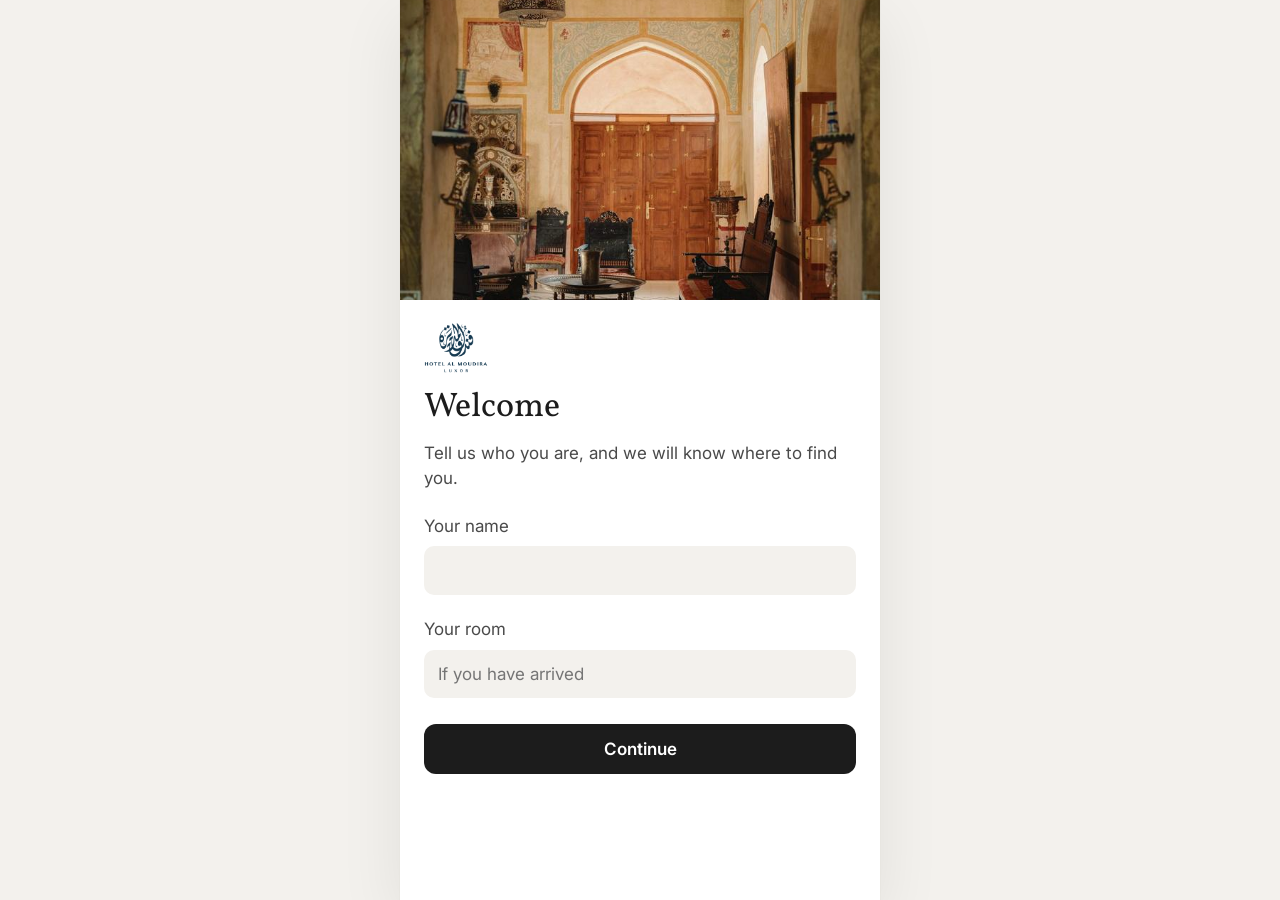
<file: docs/index.html>
<!doctype html>
<html lang="en">
<head>
<meta charset="utf-8">
<meta name="viewport" content="width=device-width, initial-scale=1, viewport-fit=cover">
<title>Al Moudira</title>
<meta name="description" content="Your stay at Al Moudira, Luxor: your day, everything the house offers, and a person to ask.">
<meta name="theme-color" content="#ffffff">
<meta name="color-scheme" content="light only">
<meta name="robots" content="noindex">
<meta name="apple-mobile-web-app-capable" content="yes">
<meta name="mobile-web-app-capable" content="yes">
<meta name="apple-mobile-web-app-title" content="Al Moudira">
<meta name="apple-mobile-web-app-status-bar-style" content="default">
<link rel="manifest" href="manifest.webmanifest">
<link rel="icon" href="icons/icon-192.png">
<link rel="apple-touch-icon" href="icons/apple-touch-icon.png">
<link rel="preconnect" href="https://fonts.googleapis.com">
<link rel="preconnect" href="https://fonts.gstatic.com" crossorigin>
<link href="https://fonts.googleapis.com/css2?family=Vollkorn:ital@0;1&family=Inter:wght@400;500;600&display=swap" rel="stylesheet">
<link rel="stylesheet" href="styles.css">
</head>
<body>
<main id="app" aria-live="off"><div class="splash"><img src="img/logo.png" alt="Hotel Al Moudira, Luxor" style="width:150px"></div></main>
<noscript><p style="padding:24px">Please turn on JavaScript, or dial 0 from your room.</p></noscript>
<script src="config.js"></script>
<script src="content.js"></script>
<script src="api.js"></script>
<script src="bot.js"></script>
<script src="app.js"></script>
</body>
</html>
</file>
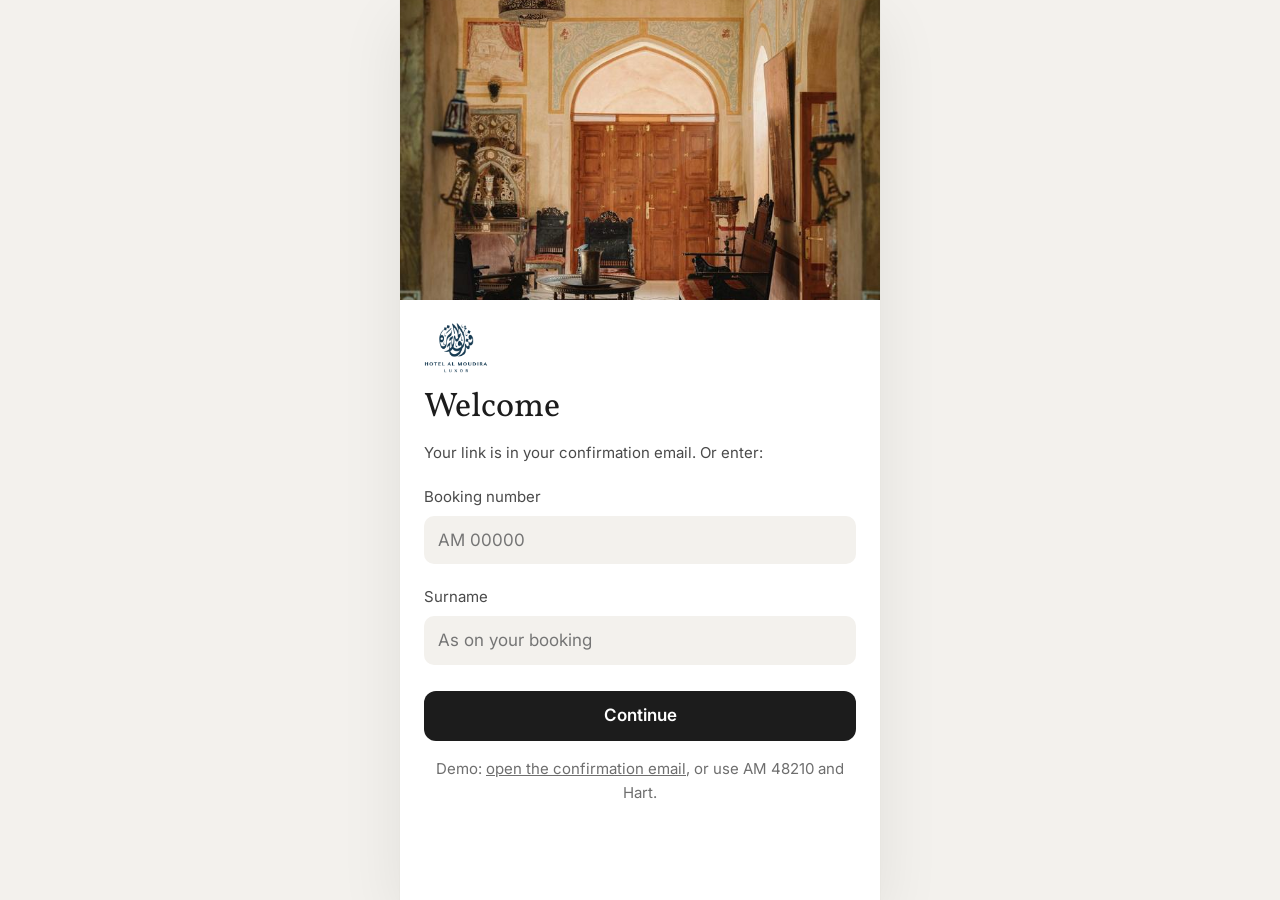
<file: public/index.html>
<!doctype html>
<html lang="en">
<head>
<meta charset="utf-8">
<meta name="viewport" content="width=device-width, initial-scale=1, viewport-fit=cover">
<title>Al Moudira</title>
<meta name="description" content="Your stay at Al Moudira, Luxor: your day, everything the house offers, and a person to ask.">
<meta name="theme-color" content="#ffffff">
<meta name="robots" content="noindex">
<meta name="apple-mobile-web-app-capable" content="yes">
<meta name="mobile-web-app-capable" content="yes">
<meta name="apple-mobile-web-app-title" content="Al Moudira">
<meta name="apple-mobile-web-app-status-bar-style" content="default">
<link rel="manifest" href="manifest.webmanifest">
<link rel="icon" href="icons/icon-192.png">
<link rel="apple-touch-icon" href="icons/apple-touch-icon.png">
<link rel="preconnect" href="https://fonts.googleapis.com">
<link rel="preconnect" href="https://fonts.gstatic.com" crossorigin>
<link href="https://fonts.googleapis.com/css2?family=Vollkorn:ital@0;1&family=Inter:wght@400;500;600&display=swap" rel="stylesheet">
<link rel="stylesheet" href="styles.css">
</head>
<body>
<main id="app" aria-live="off"><div class="splash"><img src="img/logo.png" alt="Hotel Al Moudira, Luxor" style="width:150px"></div></main>
<noscript><p style="padding:24px">Please turn on JavaScript, or dial 0 from your room.</p></noscript>
<script src="config.js"></script>
<script src="content.js"></script>
<script src="api.js"></script>
<script src="app.js"></script>
</body>
</html>
</file>
<file: docs/styles.css>
/* Al Moudira guest app, design by Matilda Fender */
:root {
  --bg: #ffffff;
  --ink: #1c1c1c;
  --body: #4a4a4a;
  --muted: #6e6e6e;
  --faint: #8e8e8e;
  --line: #e6e3de;
  --surface: #f3f1ed;
  --sand: #f6f1e8;
  --nile: #163A51;
  --linen: #F2EBE4;
  --on-ink: #ffffff;
  --ok: #2f6b4f;
  --serif: Vollkorn, Georgia, "Times New Roman", serif;
  --sans: -apple-system, BlinkMacSystemFont, "SF Pro Text", Inter, "Helvetica Neue", Arial, sans-serif;
  --tabbar: 64px;
  --safe-b: env(safe-area-inset-bottom, 0px);
  --safe-t: env(safe-area-inset-top, 0px);
  color-scheme: light;
}

* { box-sizing: border-box; }
html, body { margin: 0; background: var(--bg); color: var(--ink); }
body { font-family: var(--sans); font-size: 17px; line-height: 1.45; -webkit-font-smoothing: antialiased; -webkit-tap-highlight-color: transparent; }
a { color: inherit; text-decoration: none; }
button { font: inherit; color: inherit; background: none; border: 0; padding: 0; cursor: pointer; text-align: left; }
input, textarea { font: inherit; color: var(--ink); }
img { display: block; max-width: 100%; }
:focus-visible { outline: 2px solid var(--ink); outline-offset: 2px; border-radius: 6px; }
.sr { position: absolute; width: 1px; height: 1px; overflow: hidden; clip: rect(0 0 0 0); white-space: nowrap; }

/* layout */
#app { max-width: 480px; margin: 0 auto; min-height: 100vh; min-height: 100dvh; position: relative; background: var(--bg); }
@media (min-width: 560px) { body { background: var(--surface); } #app { box-shadow: 0 0 0 0.5px var(--line), 0 20px 60px rgba(0,0,0,0.08); } }
.screen { padding: calc(18px + var(--safe-t)) 24px calc(var(--tabbar) + var(--safe-b) + 40px); }
.screen.no-tabs { padding-bottom: calc(40px + var(--safe-b)); }

/* type */
.kicker { font-size: 14px; font-weight: 600; letter-spacing: 0.6px; text-transform: uppercase; color: var(--muted); }
h1, .h1 { margin: 8px 0 0; font-family: var(--serif); font-size: 34px; line-height: 1.22; font-weight: 400; }
h2.section { margin: 40px 0 0; padding-bottom: 12px; border-bottom: 0.5px solid var(--line); font: 600 14px/1.3 var(--sans); letter-spacing: 0.6px; text-transform: uppercase; color: var(--muted); }
.serif { font-family: var(--serif); }
.lede { margin-top: 12px; font-size: 17px; line-height: 1.5; color: var(--body); }
.small { font-size: 17px; line-height: 1.5; color: var(--muted); }
.note { margin: 16px 0 0; font-size: 17px; line-height: 1.5; color: var(--muted); }
.sun { margin-top: 14px; display: flex; flex-wrap: wrap; gap: 6px 18px; font-size: 17px; color: var(--body); font-variant-numeric: tabular-nums; }

/* rows */
.row { min-height: 52px; display: flex; align-items: center; gap: 12px; padding: 15px 0; border-bottom: 0.5px solid var(--line); width: 100%; }
.row .grow { flex: 1; min-width: 0; }
.row .val { color: var(--muted); text-align: right; flex-shrink: 0; font-variant-numeric: tabular-nums; }
.row .sub { display: block; font-size: 17px; color: var(--muted); margin-top: 3px; line-height: 1.4; }
.chev { flex-shrink: 0; width: 8px; height: 13px; }
.item { display: flex; gap: 16px; padding: 16px 0; border-bottom: 0.5px solid var(--line); }
.item .t { width: 46px; flex-shrink: 0; font-size: 17px; color: var(--muted); font-variant-numeric: tabular-nums; }
.item .n { display: block; font-family: var(--serif); font-size: 19px; line-height: 1.3; }
.item .s { display: block; font-size: 17px; line-height: 1.45; color: var(--muted); margin-top: 5px; }
.status { display: inline-flex; align-items: center; gap: 6px; font-size: 15px; font-weight: 600; color: var(--muted); }
.status.confirmed { color: var(--ok); }
.dot { width: 7px; height: 7px; border-radius: 50%; background: currentColor; }

/* cards, buttons */
.card { display: block; margin-top: 28px; border-radius: 12px; overflow: hidden; background: var(--surface); width: 100%; }
.card img { width: 100%; height: 170px; object-fit: cover; }
.card .in { padding: 18px 18px 20px; }
.card .title { margin-top: 8px; font-family: var(--serif); font-size: 21px; line-height: 1.3; }
.card .line { margin-top: 6px; font-size: 17px; line-height: 1.5; color: var(--body); }
.btn { height: 50px; border-radius: 12px; background: var(--ink); color: var(--on-ink); font-size: 17px; font-weight: 600; display: flex; align-items: center; justify-content: center; width: 100%; }
.btn[disabled] { opacity: 0.4; cursor: default; }
.btn.soft { background: var(--surface); color: var(--ink); }
.pill { flex-shrink: 0; min-height: 44px; padding: 0 20px; border-radius: 22px; background: var(--ink); color: var(--on-ink); display: inline-flex; align-items: center; font-size: 17px; font-weight: 600; }
.pill.soft { background: var(--surface); color: var(--ink); }
.chips { display: flex; gap: 8px; overflow-x: auto; scrollbar-width: none; margin: 22px -24px 0; padding: 0 24px 2px; }
.chips::-webkit-scrollbar { display: none; }
.chips::after { content: ""; flex: 0 0 16px; }
.item.past { opacity: .45; }
.chips.wrap { flex-wrap: wrap; overflow: visible; margin: 10px 0 0; padding: 0; }
.chips.wrap::after { display: none; }
.chip { flex-shrink: 0; min-height: 44px; padding: 0 18px; border-radius: 22px; display: inline-flex; align-items: center; font-size: 17px; font-weight: 500; background: var(--surface); color: var(--ink); white-space: nowrap; }
.chip[aria-pressed="true"], .chip[aria-current="page"] { background: var(--ink); color: var(--on-ink); }

/* discover */
.offer { padding: 26px 0 30px; border-bottom: 0.5px solid var(--line); }
.offer img, .offer .ph { width: 100%; height: 200px; object-fit: cover; border-radius: 10px; }
.ph { background: var(--sand); color: var(--muted); display: flex; align-items: center; justify-content: center; font-size: 14px; }
.offer .name { margin-top: 20px; font-family: var(--serif); font-size: 22px; line-height: 1.28; }
.offer .text { margin-top: 8px; font-size: 15px; line-height: 1.55; color: var(--body); }
.offer .foot { margin-top: 18px; display: flex; align-items: center; justify-content: space-between; gap: 12px; }
.offer .foot .l { font-size: 15px; line-height: 1.5; color: var(--muted); }
.offer .foot .l b { display: block; color: var(--ink); font-weight: 500; margin-bottom: 2px; }

/* forms */
label.f { display: block; margin-top: 22px; font-size: 17px; color: var(--body); }
.input { display: block; width: 100%; margin-top: 8px; min-height: 48px; padding: 12px 14px; border: 0; border-radius: 10px; background: var(--surface); font-size: 17px; }
textarea.input { min-height: 84px; resize: none; }
.radio { display: flex; align-items: center; gap: 14px; min-height: 52px; border-bottom: 0.5px solid var(--line); width: 100%; }
.radio .o { width: 22px; height: 22px; border-radius: 50%; border: 1.5px solid var(--faint); flex-shrink: 0; display: grid; place-items: center; }
.radio[aria-checked="true"] .o { border-color: var(--ink); }
.radio[aria-checked="true"] .o::after { content: ""; width: 10px; height: 10px; border-radius: 50%; background: var(--ink); }
.err { margin-top: 14px; color: #b3261e; font-size: 15px; }

/* tiles */
.tiles { display: grid; grid-template-columns: repeat(2, minmax(0, 1fr)); gap: 10px; margin-top: 14px; }
.tile { min-height: 84px; border-radius: 12px; background: var(--surface); padding: 14px; display: flex; flex-direction: column; justify-content: flex-start; }
.tile b { font-weight: 500; font-size: 16px; line-height: 1.3; }
.tile span { font-size: 15px; color: var(--muted); margin-top: 2px; }
.tile.done { background: var(--ink); color: var(--on-ink); }
.tile.done span { color: inherit; opacity: 0.8; }

/* segmented */
.seg { display: grid; grid-template-columns: 1fr 1fr; background: var(--surface); border-radius: 10px; padding: 3px; margin-top: 20px; }
.seg a { min-height: 44px; display: flex; align-items: center; justify-content: center; border-radius: 8px; font-size: 15px; font-weight: 500; }
.seg a[aria-current="page"] { background: var(--bg); box-shadow: 0 1px 3px rgba(0,0,0,0.12); }

/* menu */
.menu-row { display: flex; align-items: center; gap: 12px; min-height: 56px; border-bottom: 0.5px solid var(--line); }
.menu-row .grow { flex: 1; }
.menu-row .p { color: var(--muted); font-variant-numeric: tabular-nums; }
.qty { display: flex; align-items: center; gap: 10px; }
.round { width: 44px; height: 44px; border-radius: 50%; background: var(--surface); display: grid; place-items: center; font-size: 18px; line-height: 1; }
.round.on { background: var(--ink); color: var(--on-ink); font-size: 15px; font-weight: 600; }
.orderbar { position: sticky; bottom: calc(var(--tabbar) + var(--safe-b) + 12px); margin-top: 20px; }
.orderbar .btn { justify-content: space-between; padding: 0 20px; }

/* ask */
.thread { display: flex; flex-direction: column; gap: 10px; margin-top: 20px; }
.when { text-align: center; font-size: 15px; color: var(--muted); margin: 6px 0; }
.bubble { max-width: 80%; padding: 10px 14px; border-radius: 18px; font-size: 17px; line-height: 1.4; white-space: pre-wrap; overflow-wrap: anywhere; }
.bubble.me { align-self: flex-end; background: var(--ink); color: var(--on-ink); border-bottom-right-radius: 6px; }
.bubble.them { align-self: flex-start; background: var(--surface); border-bottom-left-radius: 6px; }
.bubble .who { display: block; font-size: 14px; color: var(--muted); margin-bottom: 3px; }
.bubble.bot { max-width: 88%; }
.bactions { display: flex; flex-wrap: wrap; gap: 8px; margin-top: 12px; white-space: normal; }
.bactions .pill { background: var(--bg); color: var(--ink); font-size: 16px; padding: 8px 16px; flex-shrink: 1; max-width: 100%; white-space: normal; line-height: 1.25; }
.bactions .pill.go { background: var(--ink); color: var(--on-ink); }
.typing { display: flex; gap: 5px; padding: 16px 16px; }
.typing span { width: 7px; height: 7px; border-radius: 50%; background: var(--muted); opacity: .4; animation: dot 1s infinite; }
.typing span:nth-child(2) { animation-delay: .15s; } .typing span:nth-child(3) { animation-delay: .3s; }
@keyframes dot { 50% { opacity: 1; } }
@media (prefers-reduced-motion: reduce) { .typing span { animation: none; } }
.qlist { display: flex; flex-direction: column; gap: 8px; margin-top: 12px; white-space: normal; }
.qlist.grid { display: grid; grid-template-columns: repeat(2, minmax(0, 1fr)); }
.qbtn { min-height: 44px; padding: 10px 14px; border-radius: 12px; background: var(--bg); color: var(--ink); font-size: 16px; font-weight: 500; text-align: left; line-height: 1.25; }
.notthis { display: flex; flex-wrap: wrap; align-items: center; column-gap: 14px; margin-top: 8px; font-size: 15px; color: var(--muted); white-space: normal; }
.notthis .lk { min-height: 44px; font-size: 15px; color: var(--ink); text-decoration: underline; text-underline-offset: 3px; text-align: left; }
.chip.front { background: var(--ink); color: var(--on-ink); }
@media (max-width: 330px) { .qlist.grid { grid-template-columns: 1fr; } }
.front-link { display: block; margin: 12px auto 0; min-height: 44px; font-size: 16px; color: var(--ink); text-decoration: underline; text-underline-offset: 3px; }
.composer { position: sticky; bottom: calc(var(--tabbar) + var(--safe-b)); background: var(--bg); padding: 12px 0; margin-top: 16px; }
.composer form { display: flex; gap: 8px; margin-top: 10px; }
.composer .input { margin: 0; border-radius: 22px; min-height: 44px; padding: 10px 16px; }
.send { width: 44px; height: 44px; border-radius: 50%; background: var(--ink); color: var(--on-ink); display: grid; place-items: center; flex-shrink: 0; }

/* tab bar */
.tabbar { position: fixed; bottom: 0; left: 50%; transform: translateX(-50%); width: 100%; max-width: 480px; height: calc(var(--tabbar) + var(--safe-b)); padding: 7px 0 var(--safe-b); border-top: 0.5px solid var(--line); background: #ffffff; box-shadow: 0 -6px 18px rgba(255,255,255,0.9); backdrop-filter: blur(12px); -webkit-backdrop-filter: blur(12px); display: grid; grid-template-columns: repeat(5, minmax(0, 1fr)); z-index: 20; }
.tabbar a { display: flex; flex-direction: column; align-items: center; gap: 3px; color: var(--muted); font-size: 12px; font-weight: 500; }
.tabbar a[aria-current="page"] { color: var(--nile); font-weight: 600; }
.tabbar svg { width: 25px; height: 25px; }

/* sheet */
.scrim { position: fixed; inset: 0; background: rgba(0,0,0,0.35); z-index: 40; opacity: 0; transition: opacity .2s; }
.scrim.on { opacity: 1; }
.sheet { position: fixed; left: 50%; bottom: 0; transform: translate(-50%, 100%); width: 100%; max-width: 480px; max-height: 92vh; overflow-y: auto; background: var(--bg); border-radius: 16px 16px 0 0; z-index: 41; padding: 10px 24px calc(24px + var(--safe-b)); transition: transform .28s cubic-bezier(.2,.8,.2,1); }
.sheet.on { transform: translate(-50%, 0); }
.grabber { width: 36px; height: 5px; border-radius: 3px; background: var(--line); margin: 0 auto 14px; }
.sheet h2 { margin: 0; font-family: var(--serif); font-size: 26px; font-weight: 400; line-height: 1.25; }
.sheet .lbl { margin-top: 22px; font-size: 17px; color: var(--body); }
.stepper { display: flex; align-items: center; justify-content: space-between; min-height: 52px; border-bottom: 0.5px solid var(--line); }
.total { display: flex; justify-content: space-between; gap: 12px; padding: 16px 0 6px; font-weight: 600; }
.taxnote { margin: 0; text-align: right; font-size: 15px; }
.close { position: absolute; top: 14px; right: 16px; width: 32px; height: 32px; border-radius: 50%; background: var(--surface); display: grid; place-items: center; }

/* request sent */
.done-mark { width: 52px; height: 52px; border-radius: 50%; background: var(--surface); display: grid; place-items: center; margin: 30px auto 0; }
.progress { display: grid; grid-template-columns: auto 1fr auto 1fr auto; align-items: center; gap: 8px; margin-top: 26px; font-size: 15px; color: var(--muted); }
.progress .bar { height: 1px; background: var(--line); }
.progress .on { color: var(--ink); font-weight: 600; }

/* splash, sign in */
.splash { min-height: 100vh; min-height: 100dvh; display: flex; flex-direction: column; align-items: center; justify-content: center; text-align: center; padding: 24px; }
.splash img.logo { width: 150px; }
.hero { width: 100%; height: 300px; object-fit: cover; }
.photos { display: grid; grid-template-columns: repeat(2, minmax(0, 1fr)); gap: 8px; margin-top: 20px; }
.photos img { width: 100%; aspect-ratio: 3 / 4; object-fit: cover; border-radius: 8px; }
.photos img.wide { grid-column: span 2; aspect-ratio: 4 / 3; }
.map { margin-top: 18px; border-radius: 12px; background: var(--sand); }

.toast { position: fixed; left: 50%; bottom: calc(var(--tabbar) + var(--safe-b) + 16px); transform: translateX(-50%); background: var(--ink); color: var(--on-ink); padding: 12px 18px; border-radius: 12px; font-size: 15px; z-index: 50; max-width: 90%; box-shadow: 0 6px 24px rgba(0,0,0,.2); }
@media (prefers-reduced-motion: reduce) { .sheet, .scrim { transition: none; } }

/* image fade-in */
.iw { display: block; background: var(--sand); overflow: hidden; }
.iw img { display: block; width: 100%; height: 100%; object-fit: cover; opacity: 0; transition: opacity .45s ease; }
.iw img.ld { opacity: 1; }
.iw.hero { height: 300px; }
.card .iw img { height: 170px; }
.offer .iw { border-radius: 10px; }
.offer .iw img { height: 200px; }
.iw.thumb { width: 56px; height: 56px; border-radius: 8px; flex-shrink: 0; }
.photos .iw { border-radius: 8px; aspect-ratio: 3 / 4; }
.photos .iw.wide { grid-column: span 2; aspect-ratio: 4 / 3; }
.iw.mail { border-radius: 8px; height: 180px; }

/* splash transition */
@keyframes fadein { from { opacity: 0; } to { opacity: 1; } }
#app.enter { animation: fadein .5s ease both; }

/* tick animation */
.tick { stroke-dasharray: 24; stroke-dashoffset: 24; animation: draw .5s .1s ease-out forwards; }
@keyframes draw { to { stroke-dashoffset: 0; } }
.after-tick { animation: fadein .35s .55s ease both; }

/* collapsing title */
.topbar { position: fixed; top: 0; left: 50%; transform: translateX(-50%); width: 100%; max-width: 480px; height: calc(44px + var(--safe-t)); padding-top: var(--safe-t); background: #ffffff; border-bottom: 0.5px solid var(--line); display: flex; align-items: center; justify-content: center; font-size: 17px; font-weight: 600; z-index: 25; opacity: 0; pointer-events: none; transition: opacity .2s ease; }
.topbar.on { opacity: 1; }
h1.big { transform-origin: left bottom; transition: opacity .15s linear; }

@media (prefers-reduced-motion: reduce) {
  .iw img { transition: none; }
  #app.enter, .after-tick { animation: none; }
  .tick { animation: none; stroke-dashoffset: 0; }
  .topbar, h1.big { transition: none; }
}

/* text buttons */
.back { display: inline-flex; align-items: center; gap: 6px; min-height: 44px; margin: 2px 0 0 -4px; padding: 0 12px 0 4px; font-size: 17px; font-weight: 500; color: var(--ink); }
.close-text { min-height: 44px; padding: 0 16px; border-radius: 22px; background: var(--surface); font-size: 16px; font-weight: 500; flex-shrink: 0; display: inline-flex; align-items: center; justify-content: center; }
.sheet-close { position: absolute; top: 12px; right: 16px; }
.send-text { min-height: 44px; padding: 0 20px; border-radius: 22px; background: var(--ink); color: var(--on-ink); font-size: 17px; font-weight: 600; flex-shrink: 0; }

/* discover rows */
.dhead { margin-top: 30px; }
.subhead { margin: 30px 0 0; font-family: var(--serif); font-size: 24px; font-weight: 400; }
.orow { display: flex; align-items: center; gap: 14px; min-height: 84px; padding: 10px 0; border-bottom: 0.5px solid var(--line); }
.orow.text { min-height: 72px; }
.iw.othumb { width: 62px; height: 62px; border-radius: 10px; flex-shrink: 0; }
.otext { flex: 1; min-width: 0; display: flex; flex-direction: column; gap: 3px; min-height: 44px; justify-content: center; }
.oname { font-family: var(--serif); font-size: 19px; line-height: 1.25; }
.oprice { font-size: 17px; line-height: 1.35; color: var(--muted); }

/* home screen hint */
.homenote { margin-top: 22px; display: flex; align-items: flex-start; gap: 12px; padding: 14px 14px 14px 16px; border-radius: 12px; background: var(--sand); }
.homenote div { flex: 1; font-size: 16px; line-height: 1.45; color: var(--body); }
.homenote b { display: block; color: var(--ink); font-weight: 600; margin-bottom: 4px; }

/* map thumbnail */
.mapbtn { display: block; position: relative; margin-top: 18px; }
.mapbtn .map { margin-top: 0; }
.maptag { position: absolute; right: 12px; bottom: 12px; min-height: 36px; padding: 0 14px; border-radius: 18px; background: rgba(255,255,255,.92); display: inline-flex; align-items: center; font-size: 15px; font-weight: 500; }
.mapview { margin-top: 18px; overflow: auto; border-radius: 12px; background: var(--sand); -webkit-overflow-scrolling: touch; }
.mapview svg, .mapview img { display: block; width: 100%; height: auto; }
.mapview.zoom svg, .mapview.zoom img { width: 220%; }

/* narrow screens / large text */
.orow { flex-wrap: wrap; }
.otext { flex: 1 1 150px; }
.orow .pill { margin-left: auto; }
.row { flex-wrap: wrap; }
.row .grow { flex: 1 1 150px; }
.row .val { flex: 0 1 auto; min-width: 0; overflow-wrap: anywhere; }
.homenote { flex-wrap: wrap; }
.homenote div { flex: 1 1 180px; }
.homenote svg, .homenote span { max-width: 100%; }
.otext { flex-basis: 110px; }
@media (max-width: 330px) {
  .iw.othumb { display: none; }
  .tabbar a { font-size: 11px; letter-spacing: -0.2px; }
  .screen { padding-left: 18px; padding-right: 18px; }
  .chips:not(.wrap) { margin-left: -18px; margin-right: -18px; padding-left: 18px; padding-right: 18px; }
  .tabbar a span { text-align: center; line-height: 1.1; }
}

/* documents */
.olink { flex-basis: 100%; min-height: 44px; display: flex; align-items: center; padding-left: 76px; font-size: 17px; font-weight: 500; color: var(--nile); text-decoration: underline; text-underline-offset: 3px; }
.iw.othumb.doc { box-shadow: 0 0 0 0.5px var(--line); }
.iw.othumb.doc img { object-fit: cover; object-position: top; }
.docpages { display: flex; flex-direction: column; gap: 12px; margin-top: 18px; }
.iw.docpage { width: 100%; border-radius: 6px; box-shadow: 0 0 0 0.5px var(--line); }
.iw.docpage img { object-fit: contain; }

/* map + key */
.iw.mapimg { width: 100%; border-radius: 12px; }
.mapkey { list-style: none; margin: 14px 0 0; padding: 0; display: grid; grid-template-columns: repeat(2, minmax(0, 1fr)); gap: 6px 14px; font-size: 16px; line-height: 1.35; color: var(--body); }
.mapkey li { display: flex; align-items: flex-start; gap: 8px; }
.mapkey .num { flex: 0 0 24px; height: 24px; border-radius: 50%; background: var(--nile); color: #fff; font-size: 13px; font-weight: 600; display: grid; place-items: center; margin-top: -1px; }

/* fullscreen map */
.mapfull { position: fixed; inset: 0; z-index: 60; background: var(--linen); display: flex; flex-direction: column; max-width: 480px; margin: 0 auto; }
.mapbar { display: flex; justify-content: space-between; gap: 10px; padding: calc(10px + var(--safe-t)) 14px 10px; }
.mapstage { flex: 1; min-height: 0; overflow: hidden; touch-action: none; display: flex; align-items: center; justify-content: center; cursor: grab; }
.mapstage img { max-width: 100%; max-height: 100%; transform-origin: center center; user-select: none; -webkit-user-drag: none; will-change: transform; }
.maphint { text-align: center; font-size: 15px; color: var(--muted); margin: 6px 0 calc(10px + var(--safe-b)); }
.mapkeysheet { max-height: 42vh; overflow-y: auto; background: var(--bg); border-radius: 16px 16px 0 0; padding: 6px 20px calc(16px + var(--safe-b)); box-shadow: 0 -6px 24px rgba(0,0,0,.08); }
@media (max-width: 330px) { .mapkey { grid-template-columns: 1fr; } .olink { padding-left: 0; } }
</file>
<file: public/styles.css>
/* Al Moudira guest web app. Design: Matilda Fender. */
:root {
  --bg: #ffffff;
  --ink: #1c1c1c;
  --body: #4a4a4a;
  --muted: #6e6e6e;
  --faint: #8e8e8e;
  --line: #e6e3de;
  --surface: #f3f1ed;
  --sand: #f6f1e8;
  --on-ink: #ffffff;
  --ok: #2f6b4f;
  --serif: Vollkorn, Georgia, "Times New Roman", serif;
  --sans: -apple-system, BlinkMacSystemFont, "SF Pro Text", Inter, "Helvetica Neue", Arial, sans-serif;
  --tabbar: 64px;
  --safe-b: env(safe-area-inset-bottom, 0px);
  --safe-t: env(safe-area-inset-top, 0px);
  color-scheme: light;
}
@media (prefers-color-scheme: dark) {
  :root:not([data-theme="light"]) {
    --bg: #141413; --ink: #f1efea; --body: #cfcbc3; --muted: #a8a39a; --faint: #8d887f;
    --line: #2e2c29; --surface: #22211f; --sand: #26241f; --on-ink: #141413; --ok: #7fc3a0;
    color-scheme: dark;
  }
}
:root[data-theme="dark"] {
  --bg: #141413; --ink: #f1efea; --body: #cfcbc3; --muted: #a8a39a; --faint: #8d887f;
  --line: #2e2c29; --surface: #22211f; --sand: #26241f; --on-ink: #141413; --ok: #7fc3a0;
  color-scheme: dark;
}

* { box-sizing: border-box; }
html, body { margin: 0; background: var(--bg); color: var(--ink); }
body { font-family: var(--sans); font-size: 17px; line-height: 1.45; -webkit-font-smoothing: antialiased; -webkit-tap-highlight-color: transparent; }
a { color: inherit; text-decoration: none; }
button { font: inherit; color: inherit; background: none; border: 0; padding: 0; cursor: pointer; text-align: left; }
input, textarea { font: inherit; color: var(--ink); }
img { display: block; max-width: 100%; }
:focus-visible { outline: 2px solid var(--ink); outline-offset: 2px; border-radius: 6px; }
.sr { position: absolute; width: 1px; height: 1px; overflow: hidden; clip: rect(0 0 0 0); white-space: nowrap; }

/* The app column: phone width, centred on larger screens */
#app { max-width: 480px; margin: 0 auto; min-height: 100vh; min-height: 100dvh; position: relative; background: var(--bg); }
@media (min-width: 560px) { body { background: var(--surface); } #app { box-shadow: 0 0 0 0.5px var(--line), 0 20px 60px rgba(0,0,0,0.08); } }
.screen { padding: calc(18px + var(--safe-t)) 24px calc(var(--tabbar) + var(--safe-b) + 40px); }
.screen.no-tabs { padding-bottom: calc(40px + var(--safe-b)); }

/* Type */
.kicker { font-size: 13px; font-weight: 600; letter-spacing: 0.6px; text-transform: uppercase; color: var(--muted); }
h1, .h1 { margin: 8px 0 0; font-family: var(--serif); font-size: 34px; line-height: 1.22; font-weight: 400; }
h2.section { margin: 40px 0 0; padding-bottom: 12px; border-bottom: 0.5px solid var(--line); font: 600 13px/1.3 var(--sans); letter-spacing: 0.6px; text-transform: uppercase; color: var(--muted); }
.serif { font-family: var(--serif); }
.lede { margin-top: 12px; font-size: 15px; line-height: 1.55; color: var(--body); }
.small { font-size: 15px; line-height: 1.55; color: var(--muted); }
.note { margin: 16px 0 0; font-size: 15px; line-height: 1.6; color: var(--muted); }
.sun { margin-top: 14px; display: flex; gap: 18px; font-size: 15px; color: var(--body); font-variant-numeric: tabular-nums; }

/* Rows */
.row { min-height: 52px; display: flex; align-items: center; gap: 12px; padding: 15px 0; border-bottom: 0.5px solid var(--line); width: 100%; }
.row .grow { flex: 1; min-width: 0; }
.row .val { color: var(--muted); text-align: right; flex-shrink: 0; font-variant-numeric: tabular-nums; }
.row .sub { display: block; font-size: 15px; color: var(--muted); margin-top: 3px; line-height: 1.4; }
.chev { flex-shrink: 0; width: 8px; height: 13px; }
.item { display: flex; gap: 16px; padding: 16px 0; border-bottom: 0.5px solid var(--line); }
.item .t { width: 46px; flex-shrink: 0; font-size: 17px; color: var(--muted); font-variant-numeric: tabular-nums; }
.item .n { display: block; font-family: var(--serif); font-size: 19px; line-height: 1.3; }
.item .s { display: block; font-size: 15px; line-height: 1.45; color: var(--muted); margin-top: 5px; }
.status { display: inline-flex; align-items: center; gap: 6px; font-size: 13px; font-weight: 600; color: var(--muted); }
.status.confirmed { color: var(--ok); }
.dot { width: 7px; height: 7px; border-radius: 50%; background: currentColor; }

/* Cards and buttons */
.card { display: block; margin-top: 28px; border-radius: 12px; overflow: hidden; background: var(--surface); width: 100%; }
.card img { width: 100%; height: 170px; object-fit: cover; }
.card .in { padding: 18px 18px 20px; }
.card .title { margin-top: 8px; font-family: var(--serif); font-size: 21px; line-height: 1.3; }
.card .line { margin-top: 6px; font-size: 15px; line-height: 1.5; color: var(--body); }
.btn { height: 50px; border-radius: 12px; background: var(--ink); color: var(--on-ink); font-size: 17px; font-weight: 600; display: flex; align-items: center; justify-content: center; width: 100%; }
.btn[disabled] { opacity: 0.4; cursor: default; }
.btn.soft { background: var(--surface); color: var(--ink); }
.pill { flex-shrink: 0; height: 44px; padding: 0 22px; border-radius: 22px; background: var(--ink); color: var(--on-ink); display: inline-flex; align-items: center; font-size: 15px; font-weight: 600; }
.pill.soft { background: var(--surface); color: var(--ink); }
.chips { display: flex; gap: 8px; overflow-x: auto; scrollbar-width: none; margin: 22px -24px 0; padding: 0 24px 2px; }
.chips::-webkit-scrollbar { display: none; }
.chip { flex-shrink: 0; height: 36px; padding: 0 16px; border-radius: 18px; display: inline-flex; align-items: center; font-size: 15px; font-weight: 500; background: var(--surface); color: var(--ink); white-space: nowrap; }
.chip[aria-pressed="true"], .chip[aria-current="page"] { background: var(--ink); color: var(--on-ink); }

/* Discover */
.offer { padding: 26px 0 30px; border-bottom: 0.5px solid var(--line); }
.offer img, .offer .ph { width: 100%; height: 200px; object-fit: cover; border-radius: 10px; }
.ph { background: var(--sand); color: var(--muted); display: flex; align-items: center; justify-content: center; font-size: 14px; }
.offer .name { margin-top: 20px; font-family: var(--serif); font-size: 22px; line-height: 1.28; }
.offer .text { margin-top: 8px; font-size: 15px; line-height: 1.55; color: var(--body); }
.offer .foot { margin-top: 18px; display: flex; align-items: center; justify-content: space-between; gap: 12px; }
.offer .foot .l { font-size: 15px; line-height: 1.5; color: var(--muted); }
.offer .foot .l b { display: block; color: var(--ink); font-weight: 500; margin-bottom: 2px; }

/* Forms */
label.f { display: block; margin-top: 22px; font-size: 15px; color: var(--body); }
.input { display: block; width: 100%; margin-top: 8px; min-height: 48px; padding: 12px 14px; border: 0; border-radius: 10px; background: var(--surface); font-size: 17px; }
textarea.input { min-height: 84px; resize: vertical; }
.radio { display: flex; align-items: center; gap: 14px; min-height: 52px; border-bottom: 0.5px solid var(--line); width: 100%; }
.radio .o { width: 22px; height: 22px; border-radius: 50%; border: 1.5px solid var(--faint); flex-shrink: 0; display: grid; place-items: center; }
.radio[aria-checked="true"] .o { border-color: var(--ink); }
.radio[aria-checked="true"] .o::after { content: ""; width: 10px; height: 10px; border-radius: 50%; background: var(--ink); }
.err { margin-top: 14px; color: #b3261e; font-size: 15px; }

/* Tiles (housekeeping) */
.tiles { display: grid; grid-template-columns: repeat(2, minmax(0, 1fr)); gap: 10px; margin-top: 14px; }
.tile { min-height: 84px; border-radius: 12px; background: var(--surface); padding: 14px; display: flex; flex-direction: column; justify-content: flex-end; }
.tile b { font-weight: 500; font-size: 16px; line-height: 1.3; }
.tile span { font-size: 13px; color: var(--muted); margin-top: 2px; }
.tile.done { background: var(--ink); color: var(--on-ink); }
.tile.done span { color: inherit; opacity: 0.8; }

/* Segmented control */
.seg { display: grid; grid-template-columns: 1fr 1fr; background: var(--surface); border-radius: 10px; padding: 3px; margin-top: 20px; }
.seg a { height: 34px; display: flex; align-items: center; justify-content: center; border-radius: 8px; font-size: 15px; font-weight: 500; }
.seg a[aria-current="page"] { background: var(--bg); box-shadow: 0 1px 3px rgba(0,0,0,0.12); }

/* Menu */
.menu-row { display: flex; align-items: center; gap: 12px; min-height: 56px; border-bottom: 0.5px solid var(--line); }
.menu-row .grow { flex: 1; }
.menu-row .p { color: var(--muted); font-variant-numeric: tabular-nums; }
.qty { display: flex; align-items: center; gap: 10px; }
.round { width: 32px; height: 32px; border-radius: 50%; background: var(--surface); display: grid; place-items: center; font-size: 18px; line-height: 1; }
.round.on { background: var(--ink); color: var(--on-ink); font-size: 15px; font-weight: 600; }
.orderbar { position: sticky; bottom: calc(var(--tabbar) + var(--safe-b) + 12px); margin-top: 20px; }
.orderbar .btn { justify-content: space-between; padding: 0 20px; }

/* Ask */
.thread { display: flex; flex-direction: column; gap: 10px; margin-top: 20px; }
.when { text-align: center; font-size: 13px; color: var(--muted); margin: 6px 0; }
.bubble { max-width: 80%; padding: 10px 14px; border-radius: 18px; font-size: 16px; line-height: 1.4; white-space: pre-wrap; overflow-wrap: anywhere; }
.bubble.me { align-self: flex-end; background: var(--ink); color: var(--on-ink); border-bottom-right-radius: 6px; }
.bubble.them { align-self: flex-start; background: var(--surface); border-bottom-left-radius: 6px; }
.bubble .who { display: block; font-size: 12px; color: var(--muted); margin-bottom: 3px; }
.composer { position: sticky; bottom: calc(var(--tabbar) + var(--safe-b)); background: var(--bg); padding: 12px 0; margin-top: 16px; }
.composer form { display: flex; gap: 8px; margin-top: 10px; }
.composer .input { margin: 0; border-radius: 22px; min-height: 44px; padding: 10px 16px; }
.send { width: 44px; height: 44px; border-radius: 50%; background: var(--ink); color: var(--on-ink); display: grid; place-items: center; flex-shrink: 0; }

/* Tab bar */
.tabbar { position: fixed; bottom: 0; left: 50%; transform: translateX(-50%); width: 100%; max-width: 480px; height: calc(var(--tabbar) + var(--safe-b)); padding: 7px 0 var(--safe-b); border-top: 0.5px solid var(--line); background: color-mix(in srgb, var(--bg) 94%, transparent); backdrop-filter: saturate(180%) blur(20px); -webkit-backdrop-filter: saturate(180%) blur(20px); display: grid; grid-template-columns: repeat(5, minmax(0, 1fr)); z-index: 20; }
.tabbar a { display: flex; flex-direction: column; align-items: center; gap: 3px; color: var(--faint); font-size: 11px; font-weight: 500; }
.tabbar a[aria-current="page"] { color: var(--ink); font-weight: 600; }
.tabbar svg { width: 25px; height: 25px; }

/* Sheet */
.scrim { position: fixed; inset: 0; background: rgba(0,0,0,0.35); z-index: 40; opacity: 0; transition: opacity .2s; }
.scrim.on { opacity: 1; }
.sheet { position: fixed; left: 50%; bottom: 0; transform: translate(-50%, 100%); width: 100%; max-width: 480px; max-height: 92vh; overflow-y: auto; background: var(--bg); border-radius: 16px 16px 0 0; z-index: 41; padding: 10px 24px calc(24px + var(--safe-b)); transition: transform .28s cubic-bezier(.2,.8,.2,1); }
.sheet.on { transform: translate(-50%, 0); }
.grabber { width: 36px; height: 5px; border-radius: 3px; background: var(--line); margin: 0 auto 14px; }
.sheet h2 { margin: 0; font-family: var(--serif); font-size: 26px; font-weight: 400; line-height: 1.25; }
.sheet .lbl { margin-top: 22px; font-size: 15px; color: var(--body); }
.stepper { display: flex; align-items: center; justify-content: space-between; min-height: 52px; border-bottom: 0.5px solid var(--line); }
.total { display: flex; justify-content: space-between; gap: 12px; padding: 16px 0 6px; font-weight: 600; }
.close { position: absolute; top: 14px; right: 16px; width: 32px; height: 32px; border-radius: 50%; background: var(--surface); display: grid; place-items: center; }

/* Received */
.done-mark { width: 52px; height: 52px; border-radius: 50%; background: var(--surface); display: grid; place-items: center; margin: 30px auto 0; }
.progress { display: grid; grid-template-columns: auto 1fr auto 1fr auto; align-items: center; gap: 8px; margin-top: 26px; font-size: 13px; color: var(--muted); }
.progress .bar { height: 1px; background: var(--line); }
.progress .on { color: var(--ink); font-weight: 600; }

/* Splash, sign in */
.splash { min-height: 100vh; min-height: 100dvh; display: flex; flex-direction: column; align-items: center; justify-content: center; text-align: center; padding: 24px; }
.splash img.logo { width: 150px; }
.hero { width: 100%; height: 300px; object-fit: cover; }
.photos { display: grid; grid-template-columns: repeat(2, minmax(0, 1fr)); gap: 8px; margin-top: 20px; }
.photos img { width: 100%; aspect-ratio: 3 / 4; object-fit: cover; border-radius: 8px; }
.photos img.wide { grid-column: span 2; aspect-ratio: 4 / 3; }
.map { margin-top: 18px; border-radius: 12px; background: var(--sand); }

/* Demo bar */
.demo { position: fixed; top: calc(8px + var(--safe-t)); right: max(12px, calc(50% - 228px)); z-index: 30; height: 28px; padding: 0 12px; border-radius: 14px; background: var(--ink); color: var(--on-ink); font-size: 12px; font-weight: 600; letter-spacing: .3px; opacity: .85; }
.toast { position: fixed; left: 50%; bottom: calc(var(--tabbar) + var(--safe-b) + 16px); transform: translateX(-50%); background: var(--ink); color: var(--on-ink); padding: 12px 18px; border-radius: 12px; font-size: 15px; z-index: 50; max-width: 90%; box-shadow: 0 6px 24px rgba(0,0,0,.2); }
@media (prefers-reduced-motion: reduce) { .sheet, .scrim { transition: none; } }
</file>
